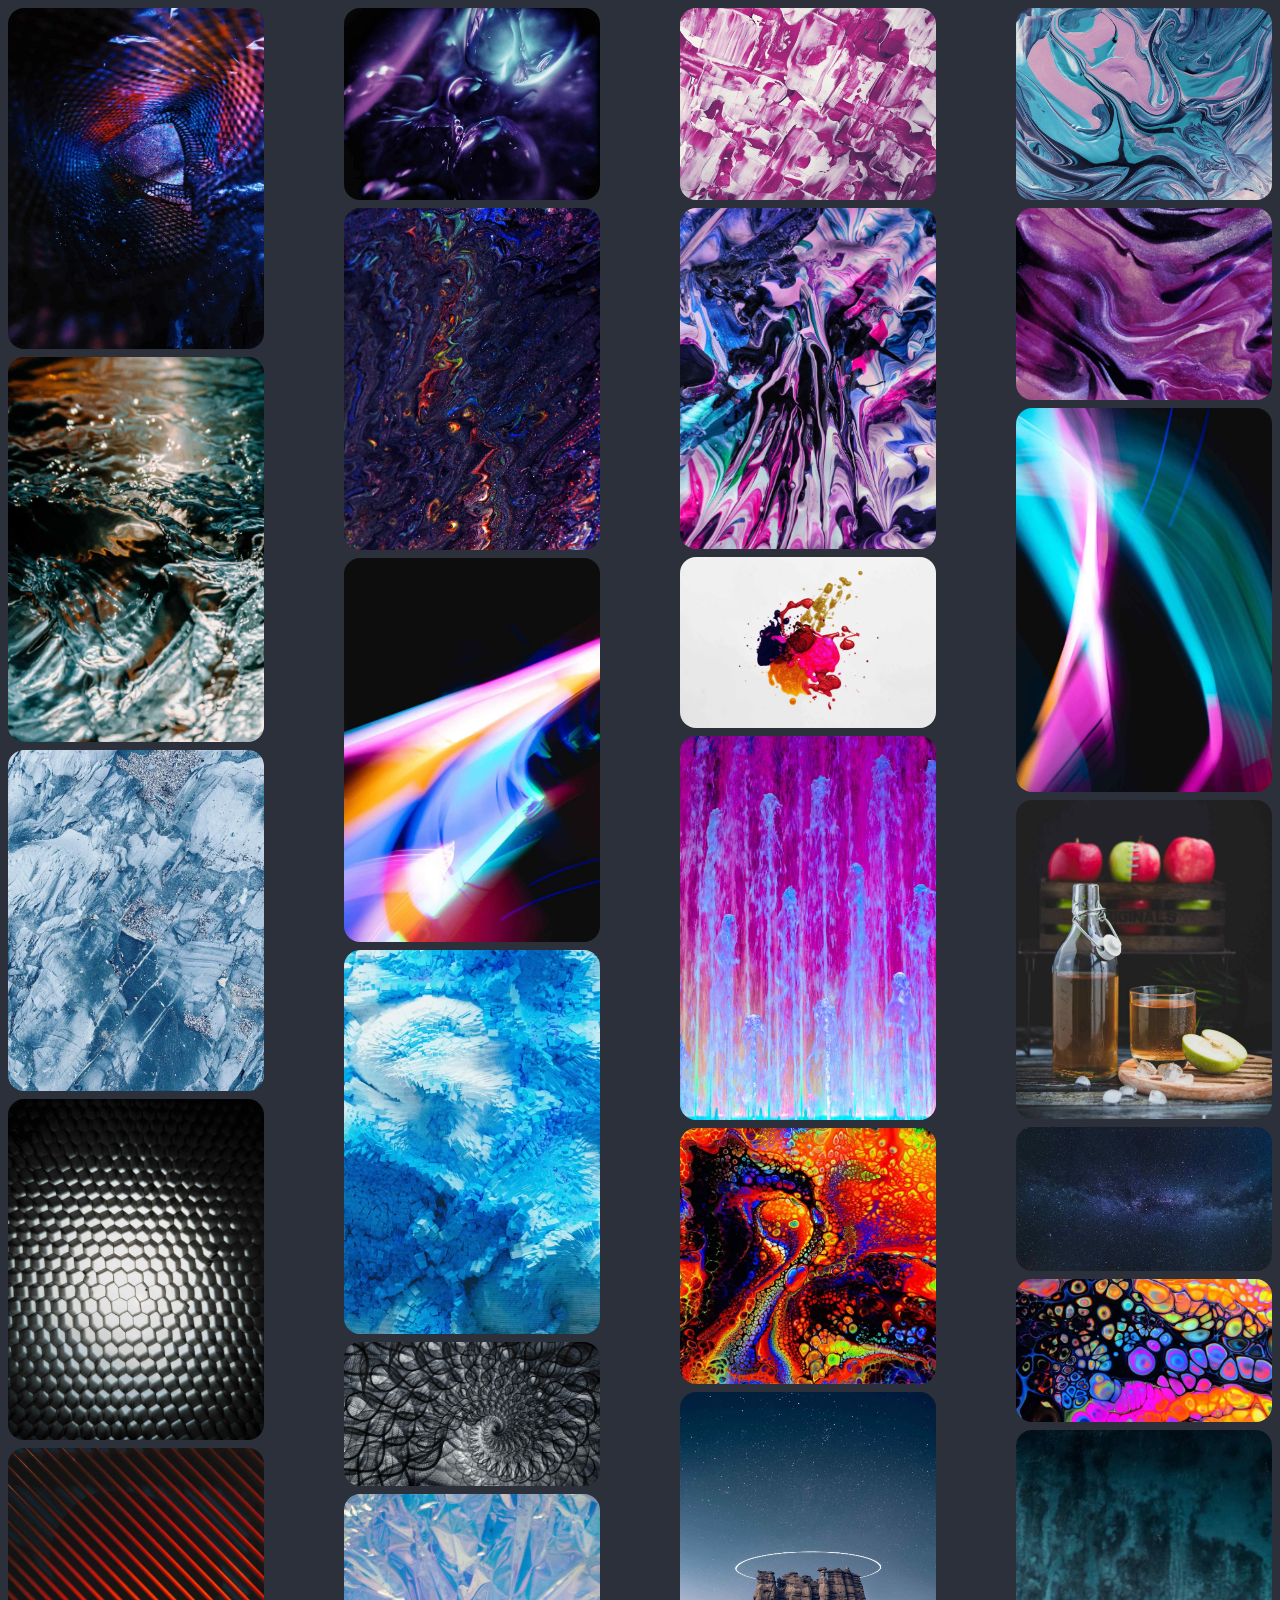
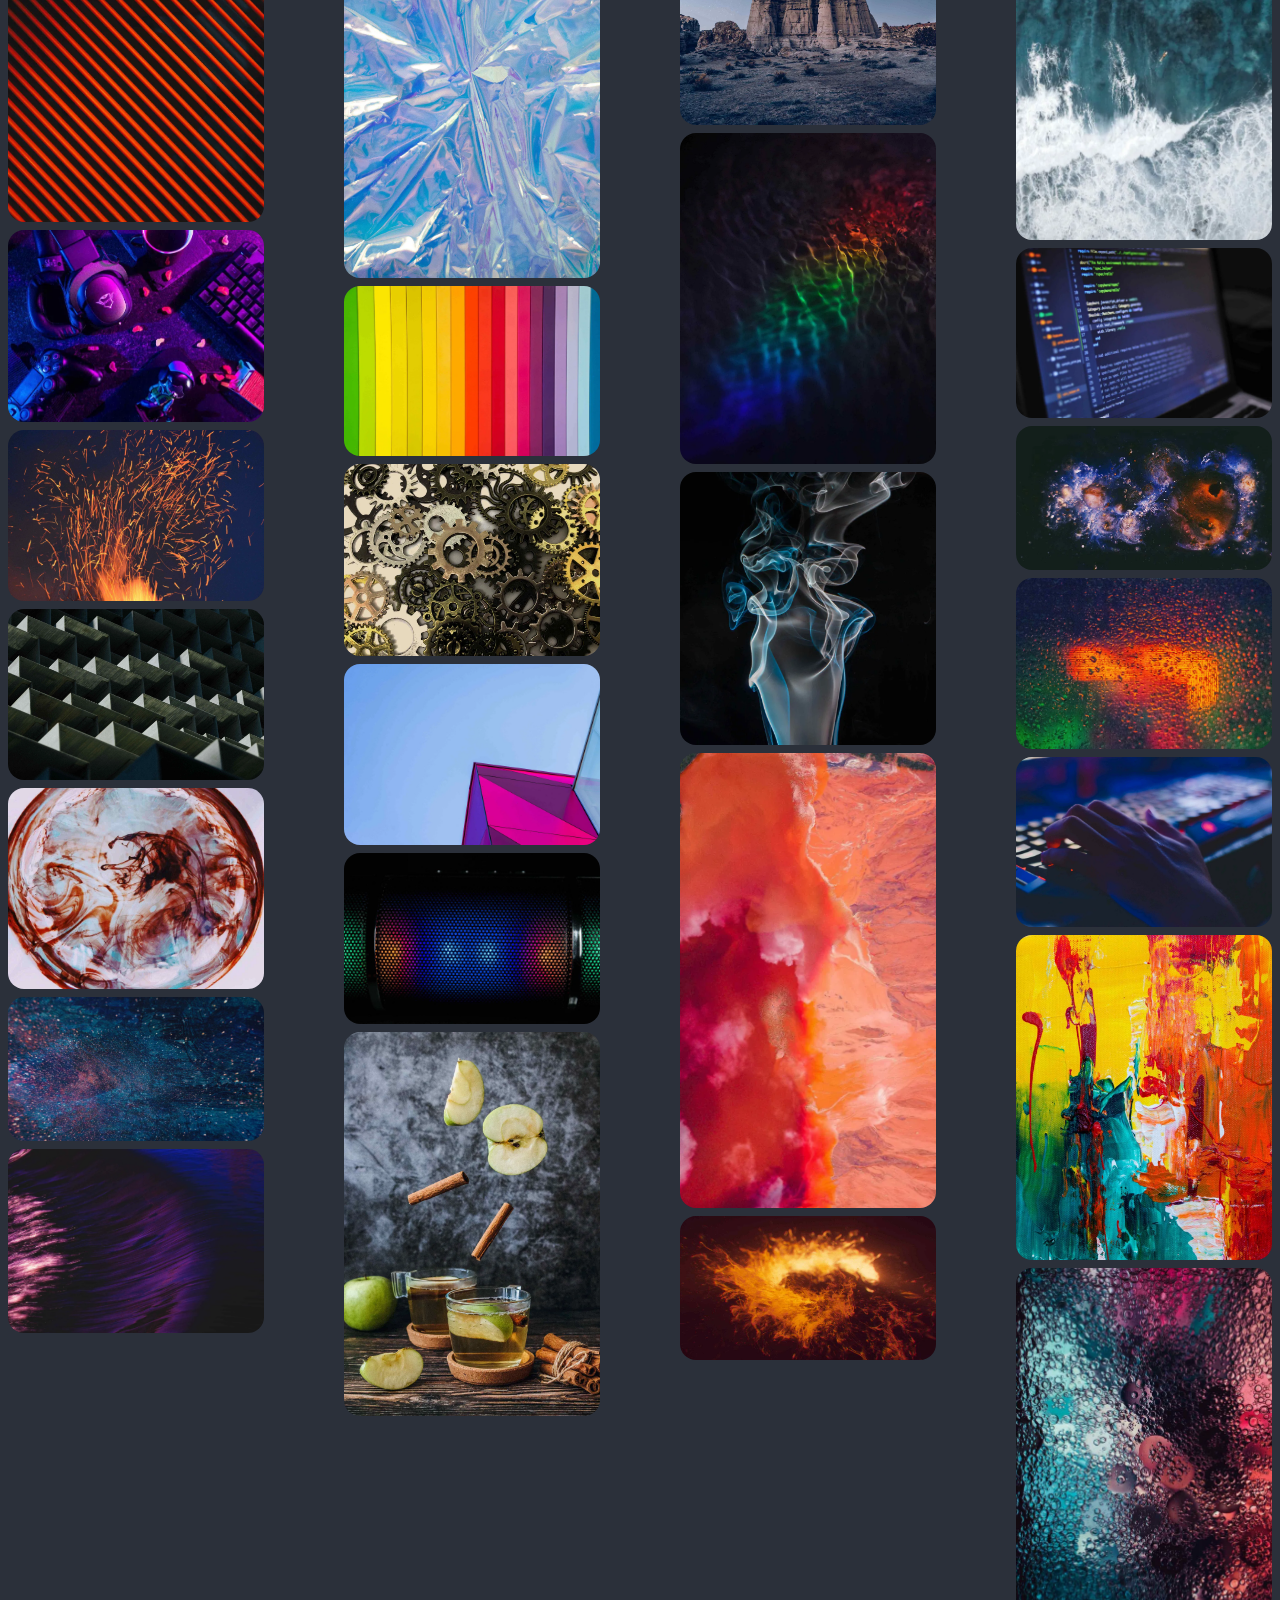
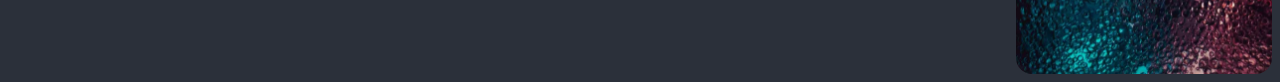
<file: index.html>
<!DOCTYPE html>
<html>
<head>
  <title>Dynamic Image Display</title>
  <link rel="stylesheet" href="./style.css">
  <script type="text/javascript" src="./index.js" defer></script>
</head>
<body>
  <div id="container"></div>
</body>
</html>
</file>
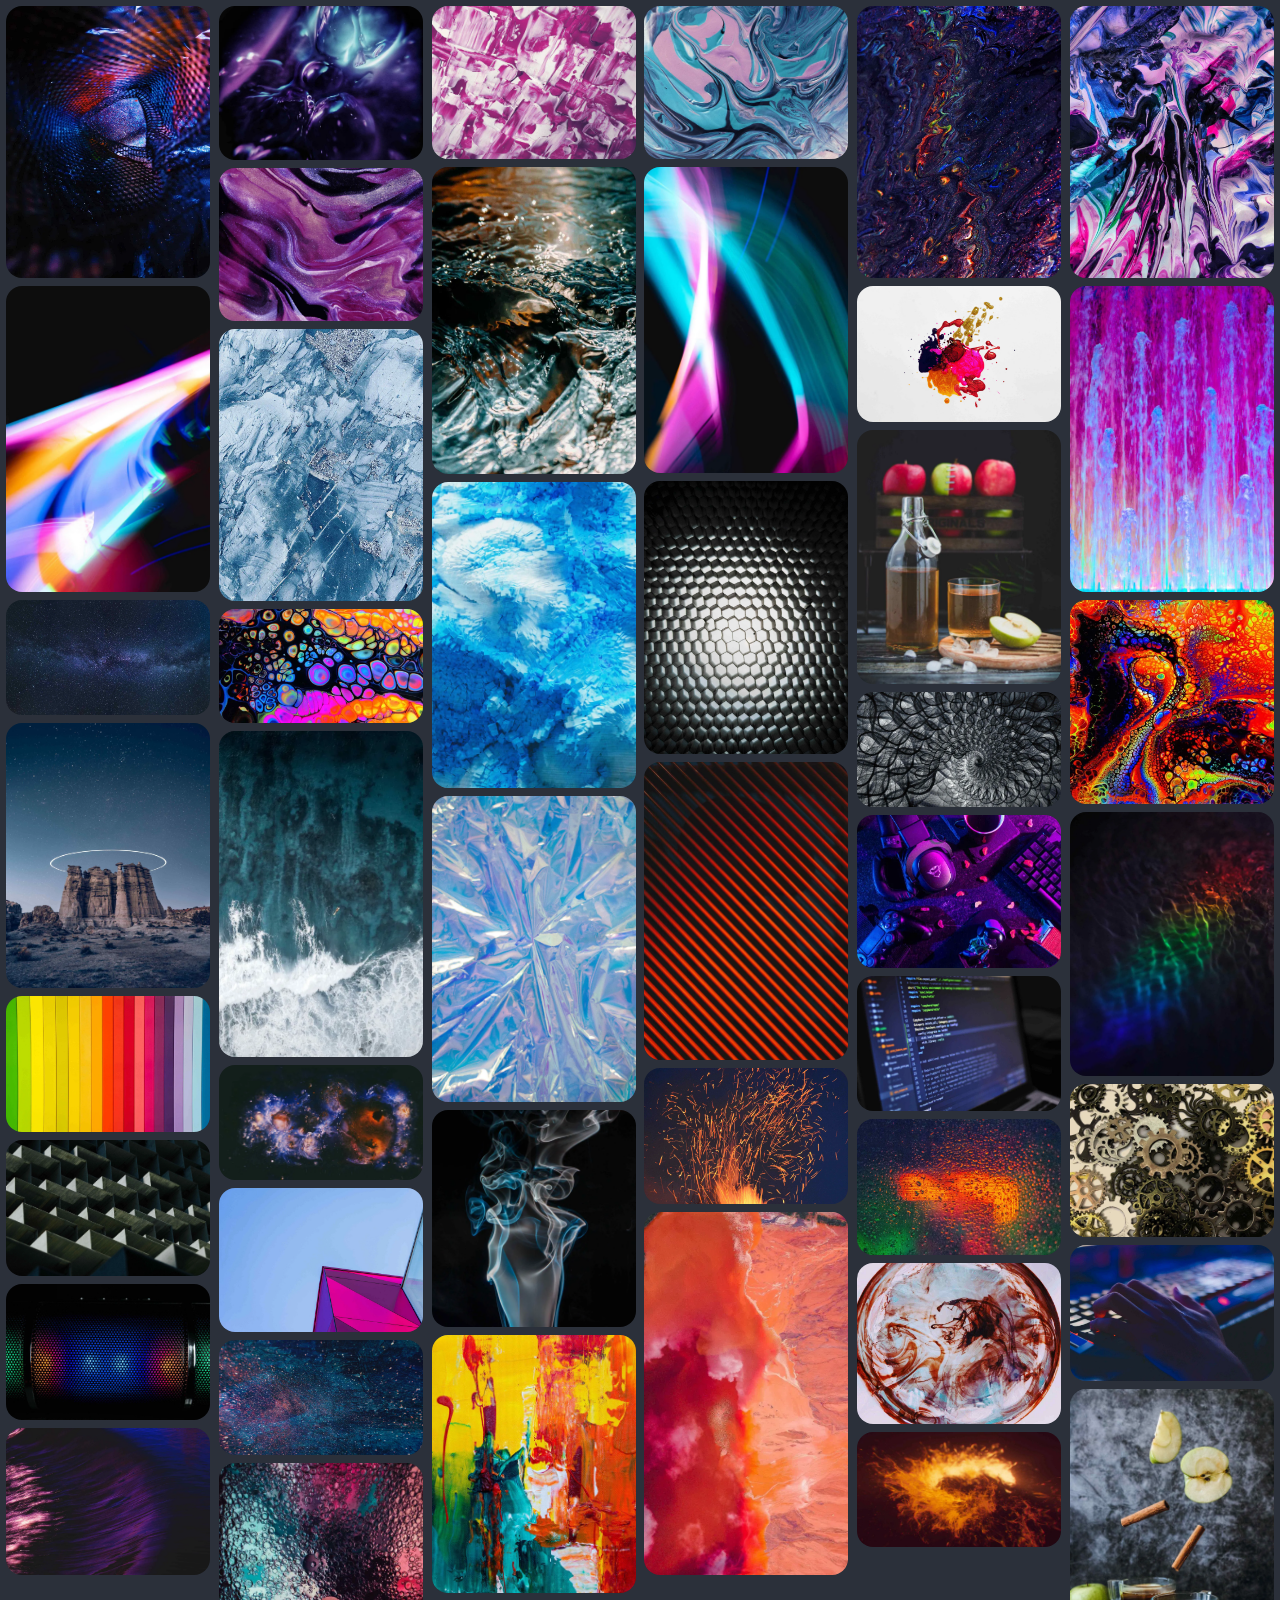
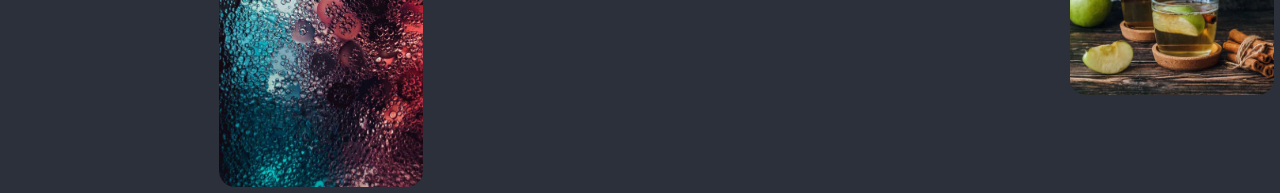
<file: embed/index.html>
<!DOCTYPE html>
<html>
<head>
  <title>Dynamic Image Display | Web Component</title>
  <link rel="stylesheet" href="./style.css">
</head>
<body>
  <image-display column-width="16vw" gap="0.5rem"></image-display>
</body>
<script src="./image-display.js"></script>
<script src="../web-component/script.js"></script>
</html>
</file>
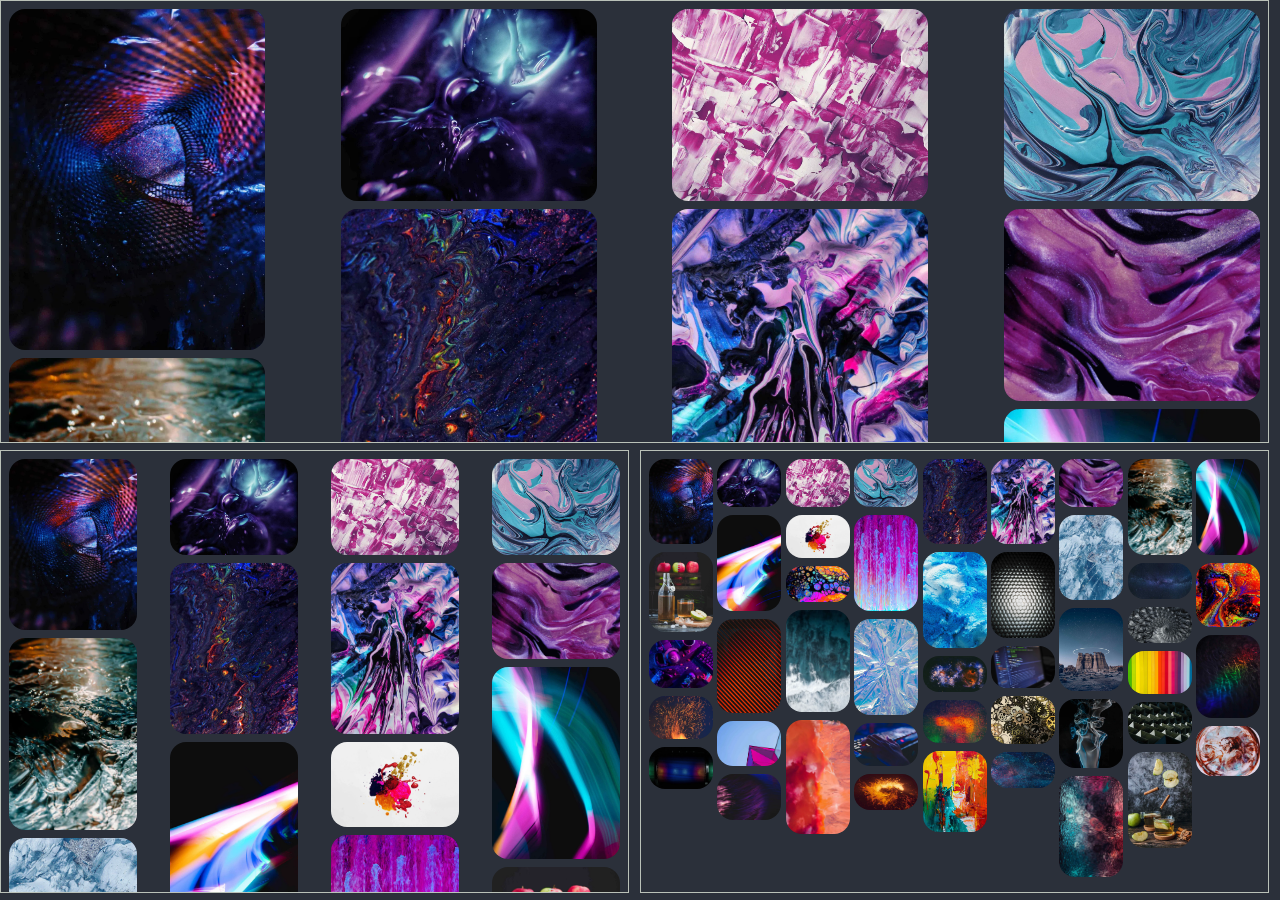
<file: web-component/index.html>
<!DOCTYPE html>
<html>
<head>
  <title>Dynamic Image Display | Web Component</title>
  <link rel="stylesheet" href="./style.css">
</head>
<body>
  <image-display id="display1" gap="0.5rem" column-width="16rem"></image-display>
  <image-display id="display2" gap="0.5rem" column-width="8rem"></image-display>
  <image-display id="display3" gap="0.25rem" column-width="4rem"></image-display>
</body>
<script src="./image-display.js"></script>
<script src="./script.js"></script>
</html>
</file>
<file: style.css>
body {
  background-color: #2b303a;
  margin: 0;
  padding: 0;
}

#container {
  padding: 0.5rem;
  /*border: 1px solid #bac1b8;*/
  margin: 0;
  max-width: 100vw;
  box-sizing: border-box;
  display: flex;
  flex-direction: row;
  justify-content: space-between;
  gap: 0.5rem;
}

.masonry-column {
  width: 100%;
  display: flex;
  flex-direction: column;
  justify-content: flex-start;
  gap: 0.5rem;
}

.image-display {
  border-radius: 1rem;
  max-width: 100%;
  max-height: 100%;
  object-fit: contain;
}

.image-display:hover {
  cursor: pointer;
  filter: brightness(0.8);
}

.error {
  margin: 0;
  padding: 0.5rem;
  color: #d64933;
  background-color: black;
}
</file>
<file: embed/style.css>
body {
  background-color: #2b303a;
  margin: 0;
  padding: 0;
  display: grid;
  grid-template-columns: 1fr;
  grid-template-rows: 1fr;
}

image-display {
  width: 100%;
  height: 100%;
  max-width: 100%;
  max-height: 100%;
}
</file>
<file: web-component/style.css>
body {
  background-color: #2b303a;
  margin: 0;
  padding: 0;
  display: grid;
  grid-template-columns: 49vw 49vw;
  grid-template-rows: 49vh 49vh;
  grid-column-gap: 1vw;
  grid-row-gap: 1vh;
  grid-template-areas:
    "disp1 disp1"
    "disp2 disp3";
}

image-display {
  width: 100%;
  height: 100%;
  max-width: 100%;
  max-height: 100%;
  border: 1px solid #bac1b8;
}

#display1 {
  grid-area: disp1;
}
#display2 {
  grid-area: disp2;
}
#display3 {
  grid-area: disp3;
}
</file>
